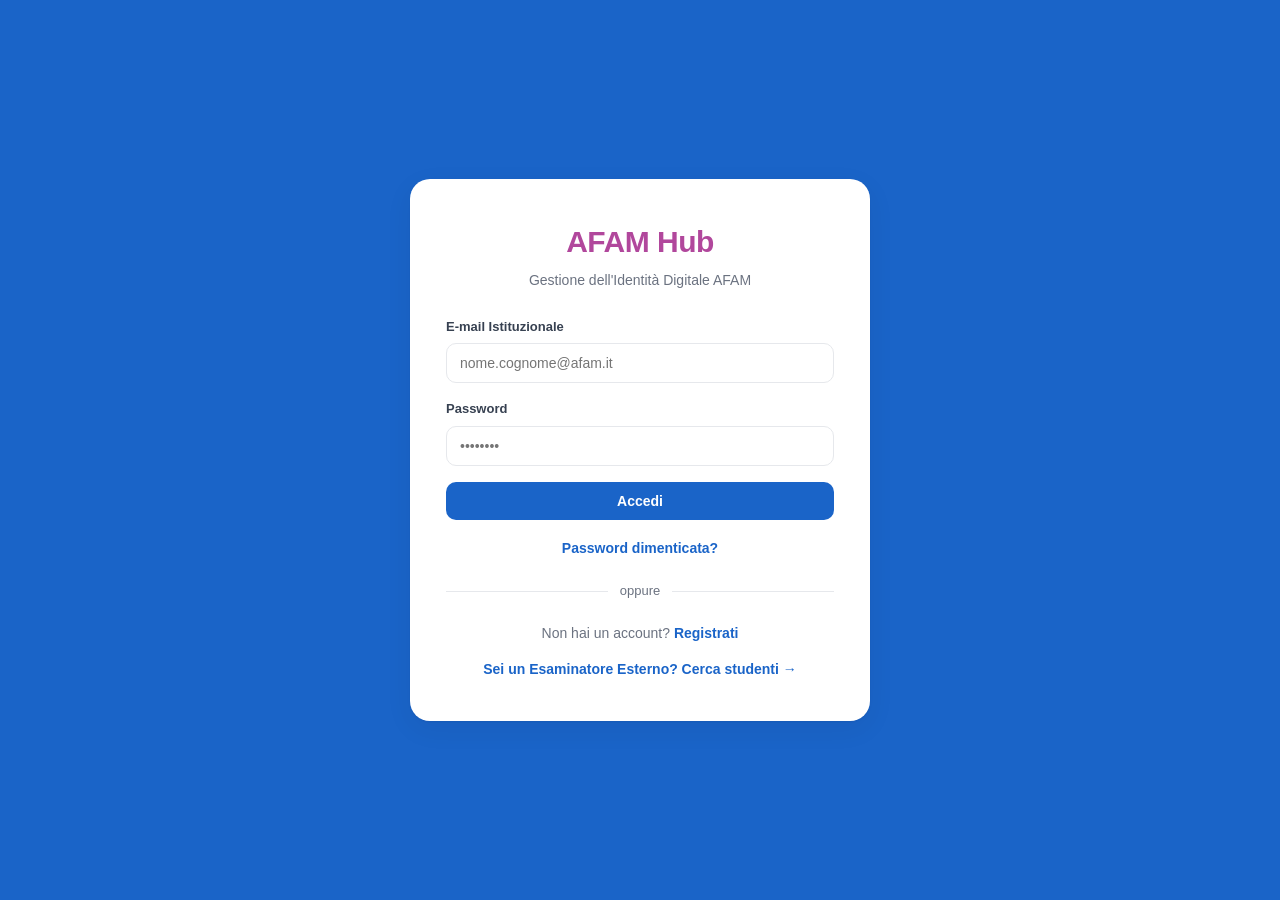
<file: afam-hub/src/main/resources/static/index.html>
<!DOCTYPE html>
<html lang="it">
<head>
  <meta charset="UTF-8">
  <meta name="viewport" content="width=device-width, initial-scale=1.0">
  <title>AFAM Hub — Accesso</title>
  <link rel="stylesheet" href="css/style.css">
</head>
<body>
  <div class="auth-wrap">
    <div class="auth-card">
      <div class="brand">
        <h1>AFAM Hub</h1>
        <p>Gestione dell'Identità Digitale AFAM</p>
      </div>

      <div id="alert" class="alert"></div>

      <form id="form-login" class="panel">
        <div class="field"><label>E-mail Istituzionale</label><input type="email" id="login-email" placeholder="nome.cognome@afam.it" required></div>
        <div class="field"><label>Password</label><input type="password" id="login-password" placeholder="••••••••" required></div>
        <button class="btn btn-block" type="submit">Accedi</button>
        <div class="auth-links"><a href="#" data-go="recover">Password dimenticata?</a></div>
        <div class="divider">oppure</div>
        <div class="auth-links">Non hai un account? <a href="#" data-go="register">Registrati</a></div>
        <div class="auth-links" style="margin-top:14px"><a href="view.html">Sei un Esaminatore Esterno? Cerca studenti →</a></div>
      </form>

      <form id="form-register" class="panel" style="display:none">
        <div class="row">
          <div class="field"><label>Nome</label><input id="reg-nome" required></div>
          <div class="field"><label>Cognome</label><input id="reg-cognome" required></div>
        </div>
        <div class="field"><label>Codice Fiscale</label><input id="reg-cf" required></div>
        <div class="field"><label>E-mail Istituzionale</label><input type="email" id="reg-email-ist" required></div>
        <div class="field"><label>E-mail Personale</label><input type="email" id="reg-email-pers"></div>
        <div class="field"><label>Cellulare</label>
          <div style="display:flex;gap:8px">
            <select id="reg-prefix" style="max-width:130px">
              <option value="+39" selected>+39 (IT)</option>
              <option value="+1">+1 (US)</option>
              <option value="+44">+44 (UK)</option>
              <option value="+33">+33 (FR)</option>
              <option value="+49">+49 (DE)</option>
              <option value="+34">+34 (ES)</option>
            </select>
            <input id="reg-cell" placeholder="333 1234567" required style="flex:1">
          </div>
        </div>
        <div class="field"><label>Password</label><input type="password" id="reg-password" minlength="6" required></div>
        <button class="btn btn-block" type="submit">Registrati</button>
        <div class="auth-links"><a href="#" data-go="login">← Torna all'accesso</a></div>
      </form>

      <form id="form-recover" class="panel" style="display:none">
        <p class="muted" style="margin-bottom:16px;font-size:14px">Inserisci la tua e-mail istituzionale per ricevere il codice di verifica.</p>
        <div class="field"><label>E-mail Istituzionale</label><input type="email" id="rec-email" required></div>
        <button class="btn btn-block" type="submit">Invia codice</button>
        <div class="auth-links"><a href="#" data-go="login">← Torna all'accesso</a></div>
      </form>

      <form id="form-2fa" class="panel" style="display:none">
        <p class="muted" style="margin-bottom:16px;font-size:14px">Abbiamo inviato un codice di verifica. Inseriscilo per continuare.<br><em>(Se non arriva un SMS, in modalità demo usa <strong>123456</strong>)</em></p>
        <div class="field"><label>Codice 2FA</label><input id="tfa-code" maxlength="6" placeholder="123456" required></div>
        <button class="btn btn-block" type="submit">Verifica</button>
        <div class="auth-links"><a href="#" data-go="login">← Annulla</a></div>
      </form>

      <form id="form-newpass" class="panel" style="display:none">
        <p class="muted" style="margin-bottom:16px;font-size:14px">Imposta una nuova password (minimo 6 caratteri).</p>
        <div class="field"><label>Nuova Password</label><input type="password" id="np-pass" minlength="6" required></div>
        <div class="field"><label>Conferma Password</label><input type="password" id="np-conf" minlength="6" required></div>
        <button class="btn btn-block" type="submit">Aggiorna password</button>
      </form>
    </div>
  </div>

  <script src="js/api.js"></script>
  <script src="js/auth.js"></script>
</body>
</html>
</file>
<file: afam-hub/src/main/resources/static/css/style.css>
:root {
  --bg: #f5f6f8;
  --surface: #ffffff;
  --primary: #1a64c8;
  --primary-dark: #134e9e;
  --primary-light: #e7f0fb;
  --green: #b1479c;
  --green-dark: #8e3a7d;
  --green-light: #f7e9f4;
  --text: #1f2430;
  --muted: #6b7280;
  --border: #e6e8ec;
  --success: #1f8a4c;
  --success-bg: #e9f7ef;
  --danger: #c0392b;
  --danger-bg: #fdecea;
  --warning: #b9770a;
  --radius: 14px;
  --shadow: 0 1px 2px rgba(16,24,40,.06), 0 8px 28px rgba(16,24,40,.06);
}

* { box-sizing: border-box; margin: 0; padding: 0; }

body {
  font-family: "Segoe UI", -apple-system, BlinkMacSystemFont, Roboto, Helvetica, Arial, sans-serif;
  background: var(--bg);
  color: var(--text);
  line-height: 1.55;
  -webkit-font-smoothing: antialiased;
}
a { color: var(--primary); text-decoration: none; }
a:hover { text-decoration: underline; }

/* ---------- Auth ---------- */
.auth-wrap {
  min-height: 100vh; display: flex; align-items: center; justify-content: center; padding: 24px;
  background: var(--primary);
}
.auth-card { background: var(--surface); border-radius: 20px; box-shadow: var(--shadow); width: 100%; max-width: 460px; padding: 40px 36px; }
.brand { text-align: center; margin-bottom: 26px; }
.brand h1 { font-size: 30px; letter-spacing: -.5px; color: var(--green); }
.brand p { color: var(--muted); font-size: 14px; margin-top: 4px; }

/* ---------- Form ---------- */
.field { margin-bottom: 16px; }
.field label { display: block; font-size: 13px; font-weight: 600; margin-bottom: 6px; color: #374151; }
.field input, .field select, .field textarea {
  width: 100%; padding: 11px 13px; border: 1px solid var(--border); border-radius: 10px;
  font-size: 14px; font-family: inherit; background: #fff; transition: border-color .15s, box-shadow .15s;
}
.field input:focus, .field select:focus, .field textarea:focus { outline: none; border-color: var(--primary); box-shadow: 0 0 0 3px var(--primary-light); }
.field textarea { resize: vertical; min-height: 80px; }

.btn {
  display: inline-flex; align-items: center; justify-content: center; gap: 8px;
  padding: 11px 18px; border: none; border-radius: 10px; font-size: 14px; font-weight: 600;
  cursor: pointer; background: var(--primary); color: #fff; transition: background .15s, transform .05s, box-shadow .15s;
}
.btn:hover { background: var(--primary-dark); }
.btn:active { transform: translateY(1px); }
.btn-block { width: 100%; }
.btn-secondary { background: #eef1f5; color: #374151; }
.btn-secondary:hover { background: #e3e7ed; }
.btn-danger { background: var(--danger); }
.btn-danger:hover { background: #a02d20; }
.btn-success { background: var(--green); }
.btn-success:hover { background: var(--green-dark); }
.btn-ghost { background: transparent; color: var(--primary); padding: 6px 10px; }
.btn-ghost:hover { background: var(--primary-light); }
.btn-sm { padding: 7px 13px; font-size: 13px; }

.auth-links { text-align: center; margin-top: 18px; font-size: 14px; color: var(--muted); }
.auth-links a { font-weight: 600; }
.divider { display: flex; align-items: center; gap: 12px; margin: 22px 0; color: var(--muted); font-size: 13px; }
.divider::before, .divider::after { content: ""; flex: 1; height: 1px; background: var(--border); }

.alert { padding: 11px 14px; border-radius: 10px; font-size: 14px; margin-bottom: 16px; display: none; }
.alert.show { display: block; }
.alert-error { background: var(--danger-bg); color: var(--danger); border: 1px solid #f5c6c0; }
.alert-success { background: var(--success-bg); color: var(--success); border: 1px solid #b6e4c8; }

/* ---------- App shell ---------- */
.topbar {
  background: var(--surface); border-bottom: 1px solid var(--border); padding: 0 24px; height: 62px;
  display: flex; align-items: center; justify-content: space-between; position: sticky; top: 0; z-index: 20;
  box-shadow: 0 1px 0 rgba(16,24,40,.03);
}
.topbar .logo { font-weight: 800; font-size: 19px; color: var(--green); }
.topbar .right { display: flex; align-items: center; gap: 14px; }
.topbar .greeting { font-size: 14px; color: var(--muted); }

.nav { display: flex; gap: 4px; background: var(--surface); padding: 0 24px; border-bottom: 1px solid var(--border); overflow-x: auto; }
.nav button { background: none; border: none; padding: 14px 16px; font-size: 14px; font-weight: 600; color: var(--muted); cursor: pointer; border-bottom: 3px solid transparent; white-space: nowrap; }
.nav button.active { color: var(--primary); border-bottom-color: var(--primary); }
.nav button:hover { color: var(--text); }

.container { max-width: 1040px; margin: 0 auto; padding: 28px 24px 64px; }
.page { display: none; }
.page.active { display: block; }
.page-head { display: flex; align-items: center; justify-content: space-between; margin-bottom: 22px; flex-wrap: wrap; gap: 12px; }
.page-head h2 { font-size: 23px; letter-spacing: -.3px; }
.page-head p { color: var(--muted); font-size: 14px; }
.section-title { font-size: 18px; margin-bottom: 16px; }

/* ---------- Cards / grids ---------- */
.card { background: var(--surface); border: 1px solid var(--border); border-radius: var(--radius); padding: 20px; box-shadow: var(--shadow); }
.grid { display: grid; gap: 16px; }
.grid-2 { grid-template-columns: repeat(auto-fill, minmax(290px, 1fr)); }

.home-grid { display: grid; gap: 18px; grid-template-columns: repeat(auto-fill, minmax(220px, 1fr)); }
.tile { background: var(--surface); border: 1px solid var(--border); border-radius: var(--radius); padding: 26px 22px; cursor: pointer; transition: transform .12s, box-shadow .12s, border-color .12s; box-shadow: var(--shadow); border-top: 3px solid var(--primary); }
.tile:nth-child(2n) { border-top-color: var(--green); }
.tile:hover { transform: translateY(-3px); box-shadow: 0 10px 30px rgba(16,24,40,.1); }
.tile .icon { font-size: 30px; margin-bottom: 12px; }
.tile h3 { font-size: 16px; margin-bottom: 4px; }
.tile p { color: var(--muted); font-size: 13px; }

/* ---------- Risorse ---------- */
.section-block { margin-bottom: 22px; }
.section-header { display: flex; align-items: center; justify-content: space-between; padding: 12px 16px; background: var(--primary-light); border-radius: 12px; margin-bottom: 10px; border-left: 4px solid var(--primary); }
.section-header h3 { font-size: 16px; color: var(--primary-dark); }
.section-actions { display: flex; gap: 6px; }
.folder { margin: 8px 0 8px 16px; border-left: 2px solid var(--green); padding-left: 14px; }
.folder-title { font-weight: 600; font-size: 14px; display: flex; align-items: center; justify-content: space-between; margin-bottom: 6px; }
.res-item { display: flex; align-items: center; justify-content: space-between; padding: 11px 14px; border: 1px solid var(--border); border-radius: 12px; margin-bottom: 8px; background: #fff; }
.res-item .meta { display: flex; align-items: center; gap: 10px; min-width: 0; }
.res-item .name { font-weight: 600; font-size: 14px; }
.res-item .desc { color: var(--muted); font-size: 12px; }
.res-actions { display: flex; gap: 4px; flex-shrink: 0; }

.badge { display: inline-block; padding: 2px 9px; border-radius: 999px; font-size: 11px; font-weight: 700; }
.badge-tipo { background: var(--primary-light); color: var(--primary-dark); }
.badge-pub { background: var(--green-light); color: var(--green-dark); }
.badge-priv { background: #f1f3f5; color: var(--muted); }
.badge-open { background: var(--green-light); color: var(--green-dark); }
.badge-closed { background: #f1f3f5; color: var(--muted); }

.empty { text-align: center; padding: 50px 20px; color: var(--muted); }
.empty .icon { font-size: 42px; margin-bottom: 10px; }

/* ---------- Preset ---------- */
.preset-card { display: flex; flex-direction: column; gap: 12px; border-top: 3px solid var(--green); }
.preset-card .top { display: flex; align-items: flex-start; justify-content: space-between; gap: 8px; }
.preset-card h3 { font-size: 17px; }
.preset-card .sub { color: var(--muted); font-size: 13px; }
.preset-card .actions { display: flex; gap: 6px; flex-wrap: wrap; }

/* ---------- Persone (profili consigliati) ---------- */
.people-grid { display: grid; gap: 16px; grid-template-columns: repeat(auto-fill, minmax(210px, 1fr)); }
.person-card {
  background: var(--surface); border: 1px solid var(--border); border-radius: var(--radius);
  padding: 22px 16px 18px; text-align: center; cursor: pointer; box-shadow: var(--shadow);
  transition: transform .12s, box-shadow .12s; position: relative; overflow: hidden;
}
.person-card::before { content: ""; position: absolute; top: 0; left: 0; right: 0; height: 56px; background: #f1f3f5; }
.person-card:hover { transform: translateY(-3px); box-shadow: 0 12px 30px rgba(16,24,40,.12); }
.person-name { font-weight: 700; font-size: 15px; margin-top: 12px; }
.person-sub { font-size: 13px; color: var(--text); margin-top: 2px; }
.person-sub.muted { color: var(--muted); }
.person-meta { font-size: 12px; color: var(--green-dark); font-weight: 600; margin: 8px 0 14px; }
.person-btn { width: 100%; border-radius: 999px; background: #fff; color: var(--primary); border: 1.5px solid var(--primary); }
.person-btn:hover { background: var(--primary-light); }

/* Avatar */
.avatar-wrap { position: relative; margin: 0 auto; border-radius: 50%; }
.avatar-img { width: 100%; height: 100%; border-radius: 50%; object-fit: cover; border: 3px solid #fff; box-shadow: 0 2px 8px rgba(16,24,40,.15); position: relative; }
.avatar-fallback { width: 100%; height: 100%; border-radius: 50%; background: #b3b8c0; color: #fff; font-weight: 700; align-items: center; justify-content: center; border: 3px solid #fff; box-shadow: 0 2px 8px rgba(16,24,40,.15); }
.profile-hero { display: flex; align-items: center; gap: 18px; }

/* ---------- Modal ---------- */
.modal-overlay { position: fixed; inset: 0; background: rgba(17,24,39,.5); display: none; align-items: center; justify-content: center; z-index: 100; padding: 20px; }
.modal-overlay.show { display: flex; }
.modal { background: #fff; border-radius: 16px; width: 100%; max-width: 520px; max-height: 88vh; overflow-y: auto; box-shadow: 0 20px 50px rgba(0,0,0,.2); }
.modal-head { padding: 20px 24px; border-bottom: 1px solid var(--border); display: flex; align-items: center; justify-content: space-between; }
.modal-head h3 { font-size: 18px; }
.modal-body { padding: 22px 24px; }
.modal-foot { padding: 16px 24px; border-top: 1px solid var(--border); display: flex; justify-content: flex-end; gap: 10px; }
.close-x { background: none; border: none; font-size: 22px; cursor: pointer; color: var(--muted); line-height: 1; }
.check-row { display: flex; align-items: center; gap: 10px; padding: 9px 12px; border: 1px solid var(--border); border-radius: 10px; margin-bottom: 8px; }
.check-row input { width: auto; }
.check-list { max-height: 320px; overflow-y: auto; }
.copy-box { display: flex; gap: 8px; }
.copy-box input { font-family: monospace; background: #f8fafc; }

.toast { position: fixed; bottom: 24px; left: 50%; transform: translateX(-50%); background: #111827; color: #fff; padding: 12px 20px; border-radius: 10px; font-size: 14px; z-index: 200; opacity: 0; transition: opacity .25s, bottom .25s; pointer-events: none; }
.toast.show { opacity: 1; bottom: 36px; }
.toast.error { background: var(--danger); }

.muted { color: var(--muted); }
.row { display: flex; gap: 12px; flex-wrap: wrap; }
.row > * { flex: 1; min-width: 140px; }
.spinner { text-align: center; padding: 40px; color: var(--muted); }

/* ---------- Esaminatore ---------- */
.public-head { background: var(--primary); color: #fff; padding: 46px 24px; text-align: center; }
.public-head h1 { font-size: 28px; }
.public-head p { opacity: .92; margin-top: 6px; }
.search-bar { display: flex; gap: 10px; max-width: 560px; margin: 22px auto 0; }
.search-bar input { flex: 1; padding: 13px 16px; border-radius: 10px; border: none; font-size: 15px; }

/* Icone SVG */
.tile .icon svg { width: 30px; height: 30px; color: var(--primary); }
.nav button svg { width: 17px; height: 17px; vertical-align: -3px; margin-right: 5px; }
.empty .icon svg { width: 42px; height: 42px; }
.btn svg, .res-item .meta svg, .folder-title svg { vertical-align: -3px; }
</file>
